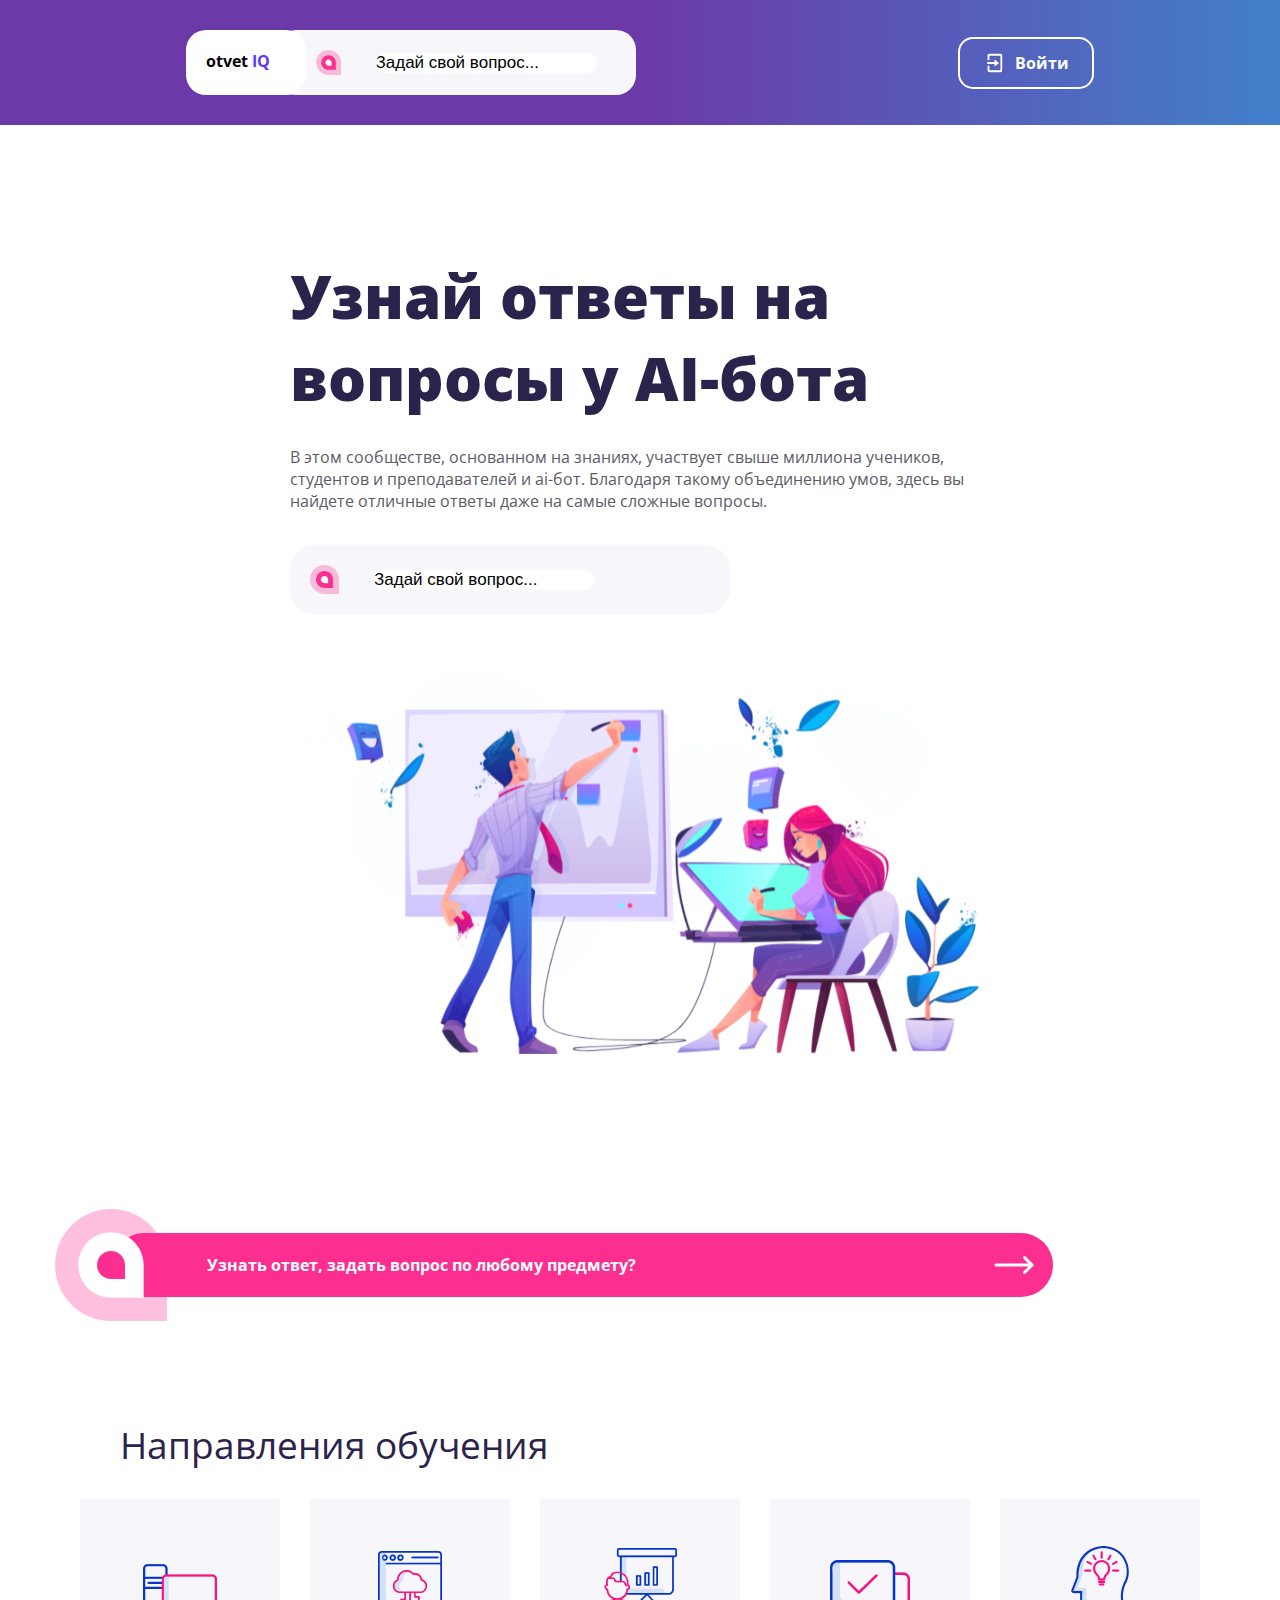
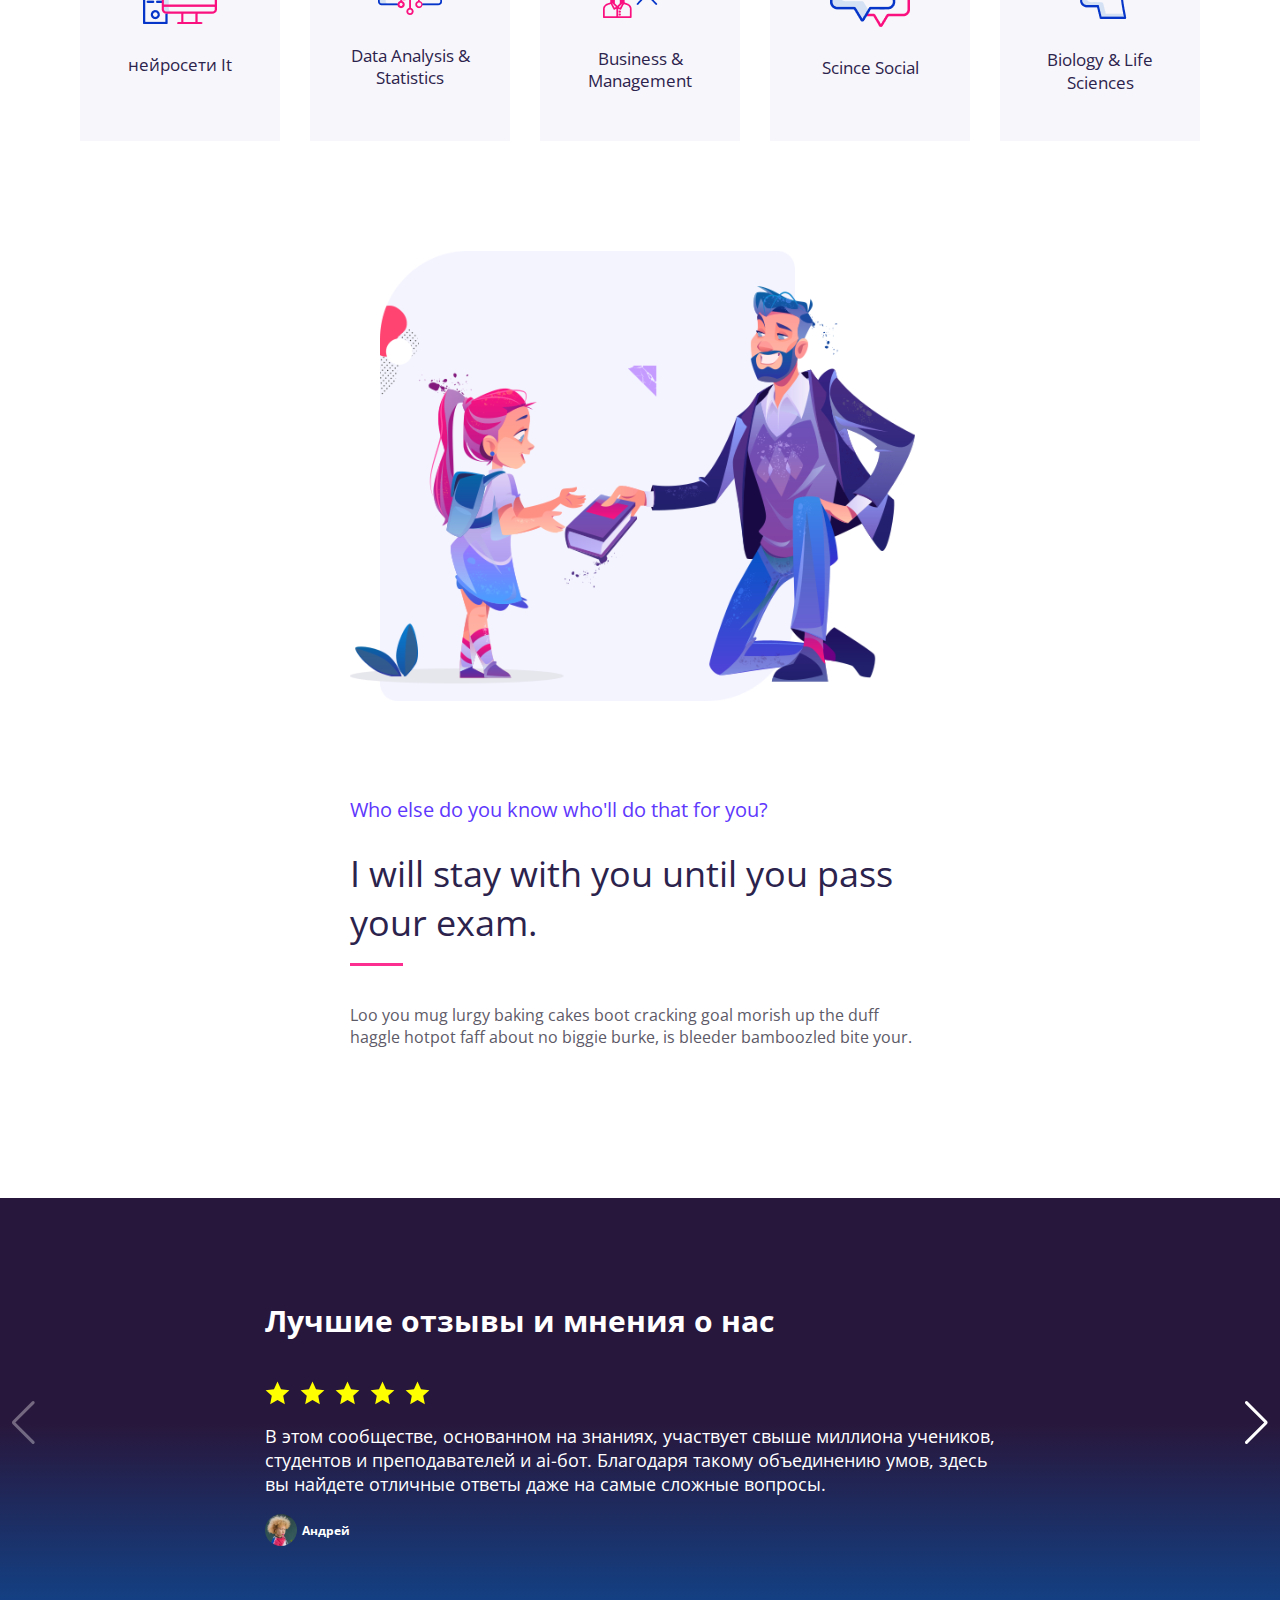
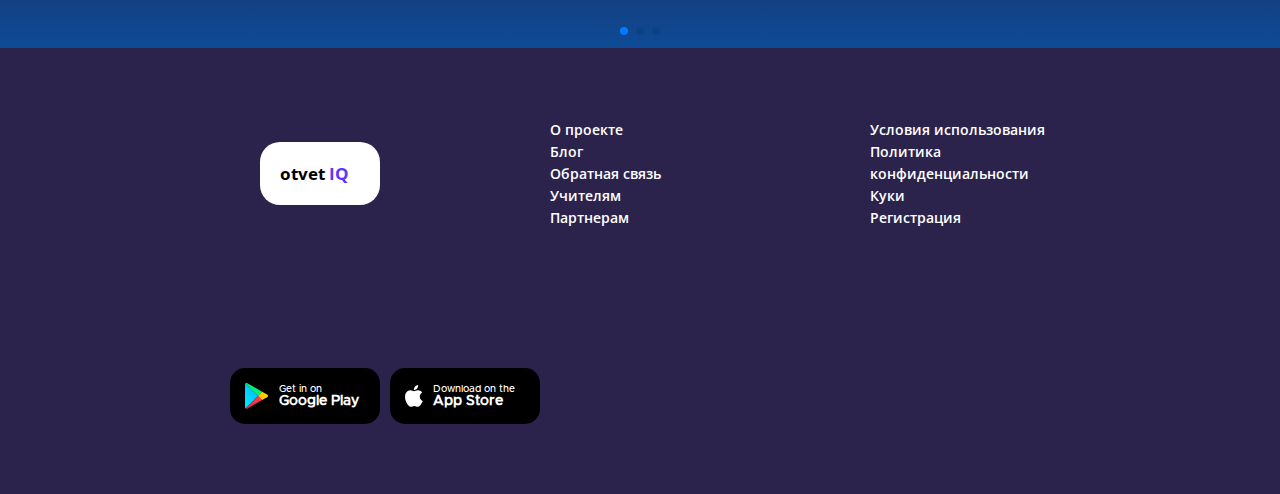
<file: index.html>
<!DOCTYPE html>
<html lang="en">
<head>
    <meta charset="UTF-8">
    <meta name="viewport" content="width=device-width, initial-scale=1.0">

    <title>Ai-Bot</title>

    <link rel="stylesheet" href="https://cdn.jsdelivr.net/npm/swiper@11/swiper-bundle.min.css"/>

    <!-- styles -->

    <link rel="preconnect" href="https://fonts.googleapis.com">
    <link rel="preconnect" href="https://fonts.gstatic.com" crossorigin>
    <link href="https://fonts.googleapis.com/css2?family=Open+Sans:wght@400;500;600;700;800&display=swap" rel="stylesheet">

    <!-- styles -->

    <link rel="stylesheet" href="css/style.css">
</head>
<body>
    <div class="wrapper">
        <header class="header">
            <div class="header__inner container">
                <div class="header__first-part">
                    <a href="">otvet <span>iq</span></a>
                    <form action="" method="post">
                        <img src="img/Group 12984.svg" alt="Ask your question">
                        <input type="text" placeholder="Задай свой вопрос...">
                    </form>
                </div>
                <div>
                    <div class="log-in">
                        <img src="img/sign-in.svg" alt="Log in">
                        <p>Войти</p>
                    </div>
                </div>
            </div>
        </header>

        <main class="main">
            <div class="main__inner container">
                <div class="main__inner-text">
                    <h1>Узнай ответы на вопросы у AI-бота</h1>
                    <p>В этом сообществе, основанном на знаниях, участвует свыше миллиона учеников, студентов и преподавателей и ai-бот. Благодаря такому объединению умов, здесь вы найдете отличные ответы даже на самые сложные вопросы.</p>
                    <form action="" method="post">
                        <img src="img/Group 12984.svg" alt="Ask your question">
                        <input type="text" placeholder="Задай свой вопрос...">
                    </form>
                </div>
                <div class="find-answers-img">
                    <img src="img/IMAGE.svg" alt="Image">
                </div>
            </div>
            <div class="container">
                <div class="long-line">
                    <img src="img/Group 12984 (1).svg" alt="find out the answers">
                    <div class="long-line__wrapper">
                        <a href="question.html" target="_blank"><p>Узнать ответ<span>, задать вопрос по любому предмету?</span></p></a>
                        <a href="question.html" target="_blank">
                            <svg xmlns="http://www.w3.org/2000/svg" fill="none" viewBox="0 0 24 24" stroke-width="1.5" stroke="currentColor" class="w-6 h-6">
                                <path stroke-linecap="round" stroke-linejoin="round" d="M17.25 8.25 21 12m0 0-3.75 3.75M21 12H3" />
                            </svg>
                        </a>
                    </div>
                </div>
            </div>
            <div class="areas-of-study container">
                <p class="areas-of-study__text">Направления обучения</p>
                <section class="areas-of-study__container">
                    <div class="areas-of-study__card">
                        <img src="img/areas-of-study-1.svg" alt="нейросети It">
                        <p>нейросети It</p>
                    </div>
                    <div class="areas-of-study__card">
                        <img src="img/areas-of-study-2.svg" alt="Data Analysis & Statistics">
                        <p>Data Analysis & Statistics</p>
                    </div>
                    <div class="areas-of-study__card">
                        <img src="img/areas-of-study-3.svg" alt="Business & Management">
                        <p>Business & Management</p>
                    </div>
                    <div class="areas-of-study__card">
                        <img src="img/areas-of-study-4.svg" alt="Scince Social">
                        <p>Scince Social</p>
                    </div>
                    <div class="areas-of-study__card">
                        <img src="img/areas-of-study-5.svg" alt="Biology & Life Sciences">
                        <p>Biology & Life Sciences</p>
                    </div>
                </section>
            </div>
            <div class="pass__exam container">
                <div class="pass__exam__container">
                    <div>
                        <img src="img/IMAGE (1).svg" alt="Image">
                    </div>
                    <div class="pass__exam-text">
                        <p class="pass__exam-text-1">Who else do you know who'll do that for you?</p>
                        <p class="pass__exam-text-2">I will stay with you until you pass your exam.</p>
                        <div></div>
                        <p class="pass__exam-text-3">Loo you mug lurgy baking cakes boot cracking goal morish up the duff haggle hotpot faff about no biggie burke, is bleeder bamboozled bite your.</p>
                    </div>
                </div>
            </div>
            <div class="swiper mySwiper">
                <div class="swiper-wrapper">
                <div class="swiper-slide">
                    <div class="swiper__inner swiper__inner-1">
                        <div class="container small__container">
                            <h3>Лучшие отзывы и мнения о нас</h3>
                            <div class="svg__container">
                                <svg xmlns="http://www.w3.org/2000/svg" viewBox="0 0 24 24"><path d="M12.0006 18.26L4.94715 22.2082L6.52248 14.2799L0.587891 8.7918L8.61493 7.84006L12.0006 0.5L15.3862 7.84006L23.4132 8.7918L17.4787 14.2799L19.054 22.2082L12.0006 18.26Z" fill="currentColor"></path></svg>
                                <svg xmlns="http://www.w3.org/2000/svg" viewBox="0 0 24 24"><path d="M12.0006 18.26L4.94715 22.2082L6.52248 14.2799L0.587891 8.7918L8.61493 7.84006L12.0006 0.5L15.3862 7.84006L23.4132 8.7918L17.4787 14.2799L19.054 22.2082L12.0006 18.26Z" fill="currentColor"></path></svg>
                                <svg xmlns="http://www.w3.org/2000/svg" viewBox="0 0 24 24"><path d="M12.0006 18.26L4.94715 22.2082L6.52248 14.2799L0.587891 8.7918L8.61493 7.84006L12.0006 0.5L15.3862 7.84006L23.4132 8.7918L17.4787 14.2799L19.054 22.2082L12.0006 18.26Z" fill="currentColor"></path></svg>
                                <svg xmlns="http://www.w3.org/2000/svg" viewBox="0 0 24 24"><path d="M12.0006 18.26L4.94715 22.2082L6.52248 14.2799L0.587891 8.7918L8.61493 7.84006L12.0006 0.5L15.3862 7.84006L23.4132 8.7918L17.4787 14.2799L19.054 22.2082L12.0006 18.26Z" fill="currentColor"></path></svg>
                                <svg xmlns="http://www.w3.org/2000/svg" viewBox="0 0 24 24"><path d="M12.0006 18.26L4.94715 22.2082L6.52248 14.2799L0.587891 8.7918L8.61493 7.84006L12.0006 0.5L15.3862 7.84006L23.4132 8.7918L17.4787 14.2799L19.054 22.2082L12.0006 18.26Z" fill="currentColor"></path></svg>
                            </div>
                            <p class="swiper-text-p1">В этом сообществе, основанном на знаниях, участвует свыше миллиона учеников, студентов и преподавателей и ai-бот. Благодаря такому объединению умов, здесь вы найдете отличные ответы даже на самые сложные вопросы.</p>
                            <div class="swiper-avatar">
                                <img src="img/Ellipse 3.svg" alt="Avatar">
                                <p class="swiper-text-p2">Андрей</p>
                            </div>
                        </div>
                    </div>
                </div>
                <div class="swiper-slide">
                    <div class="swiper__inner swiper__inner-2">
                        <div class="container small__container">
                            <h3>Лучшие отзывы и мнения о нас</h3>
                            <div class="svg__container">
                                <svg xmlns="http://www.w3.org/2000/svg" viewBox="0 0 24 24"><path d="M12.0006 18.26L4.94715 22.2082L6.52248 14.2799L0.587891 8.7918L8.61493 7.84006L12.0006 0.5L15.3862 7.84006L23.4132 8.7918L17.4787 14.2799L19.054 22.2082L12.0006 18.26Z" fill="currentColor"></path></svg>
                                <svg xmlns="http://www.w3.org/2000/svg" viewBox="0 0 24 24"><path d="M12.0006 18.26L4.94715 22.2082L6.52248 14.2799L0.587891 8.7918L8.61493 7.84006L12.0006 0.5L15.3862 7.84006L23.4132 8.7918L17.4787 14.2799L19.054 22.2082L12.0006 18.26Z" fill="currentColor"></path></svg>
                                <svg xmlns="http://www.w3.org/2000/svg" viewBox="0 0 24 24"><path d="M12.0006 18.26L4.94715 22.2082L6.52248 14.2799L0.587891 8.7918L8.61493 7.84006L12.0006 0.5L15.3862 7.84006L23.4132 8.7918L17.4787 14.2799L19.054 22.2082L12.0006 18.26Z" fill="currentColor"></path></svg>
                                <svg xmlns="http://www.w3.org/2000/svg" viewBox="0 0 24 24"><path d="M12.0006 15.968L16.2473 18.3451L15.2988 13.5717L18.8719 10.2674L14.039 9.69434L12.0006 5.27502V15.968ZM12.0006 18.26L4.94715 22.2082L6.52248 14.2799L0.587891 8.7918L8.61493 7.84006L12.0006 0.5L15.3862 7.84006L23.4132 8.7918L17.4787 14.2799L19.054 22.2082L12.0006 18.26Z" fill="rgba(255,255,0,1)"></path></svg>
                            </div>
                            <p class="swiper-text-p1">В этом сообществе, основанном на знаниях, участвует свыше миллиона учеников, студентов и преподавателей и ai-бот. Благодаря такому объединению умов, здесь вы найдете отличные ответы даже на самые сложные вопросы.</p>
                            <div class="swiper-avatar">
                                <img src="img/Ellipse 3.svg" alt="Avatar">
                                <p class="swiper-text-p2">Виктория</p>
                            </div>
                        </div>
                    </div>
                </div>
                <div class="swiper-slide">
                    <div class="swiper__inner swiper__inner-3">
                        <div class="container small__container">
                            <h3>Лучшие отзывы и мнения о нас</h3>
                            <div class="svg__container">
                                <svg xmlns="http://www.w3.org/2000/svg" viewBox="0 0 24 24"><path d="M12.0006 18.26L4.94715 22.2082L6.52248 14.2799L0.587891 8.7918L8.61493 7.84006L12.0006 0.5L15.3862 7.84006L23.4132 8.7918L17.4787 14.2799L19.054 22.2082L12.0006 18.26Z" fill="currentColor"></path></svg>
                                <svg xmlns="http://www.w3.org/2000/svg" viewBox="0 0 24 24"><path d="M12.0006 18.26L4.94715 22.2082L6.52248 14.2799L0.587891 8.7918L8.61493 7.84006L12.0006 0.5L15.3862 7.84006L23.4132 8.7918L17.4787 14.2799L19.054 22.2082L12.0006 18.26Z" fill="currentColor"></path></svg>
                                <svg xmlns="http://www.w3.org/2000/svg" viewBox="0 0 24 24"><path d="M12.0006 18.26L4.94715 22.2082L6.52248 14.2799L0.587891 8.7918L8.61493 7.84006L12.0006 0.5L15.3862 7.84006L23.4132 8.7918L17.4787 14.2799L19.054 22.2082L12.0006 18.26Z" fill="currentColor"></path></svg>
                                <svg xmlns="http://www.w3.org/2000/svg" viewBox="0 0 24 24"><path d="M12.0006 18.26L4.94715 22.2082L6.52248 14.2799L0.587891 8.7918L8.61493 7.84006L12.0006 0.5L15.3862 7.84006L23.4132 8.7918L17.4787 14.2799L19.054 22.2082L12.0006 18.26Z" fill="currentColor"></path></svg>
                            </div>
                            <p class="swiper-text-p1">В этом сообществе, основанном на знаниях, участвует свыше миллиона учеников, студентов и преподавателей и ai-бот. Благодаря такому объединению умов, здесь вы найдете отличные ответы даже на самые сложные вопросы.</p>
                            <div class="swiper-avatar">
                                <img src="img/Ellipse 3.svg" alt="Avatar">
                                <p class="swiper-text-p2">Максим</p>
                            </div>
                        </div>
                    </div>
                </div>
                </div>
                <div class="swiper-button-next"></div>
                <div class="swiper-button-prev"></div>
                <div class="swiper-pagination"></div>
            </div>
        </main>

        <footer class="footer">
            <div class="footer__inner container">
                <div class="logo">
                    <a href="">otvet <span>iq</span></a>
                </div>
                <div class="footer__list-wrapper footer__list-wrapper-1">
                    <ul>
                        <li><a href="#">О проекте</a></li>
                        <li><a href="#">Блог</a></li>
                        <li><a href="#">Обратная связь</a></li>
                        <li><a href="#">Учителям</a></li>
                        <li><a href="#">Партнерам</a></li>
                    </ul>
                </div>
                <div>
                    <ul class="footer__list-wrapper footer__list-wrapper2">
                        <li><a href="#">Условия использования</a></li>
                        <li><a href="#">Политика конфиденциальности</a></li>
                        <li><a href="#">Куки</a></li>
                        <li><a href="#">Регистрация</a></li>
                    </ul>
                </div>
                <div class="footer__apps">
                    <div class="google-play">
                        <img src="img/googleplay.svg" alt="Google Play">
                        <div class="app-text">
                            <p>Get in on</p>
                            <h4>Google Play</h4>
                        </div>
                    </div>
                    <div class="app-store">
                        <img src="img/appstore.svg" alt="App store">
                        <div class="app-text">
                            <p>Download on the</p>
                            <h4>App Store</h4>
                        </div>
                    </div>
                </div>
            </div>
        </footer>
    </div>


    <script src="https://cdn.jsdelivr.net/npm/swiper@11/swiper-bundle.min.js"></script>
    <script src="js/script.js"></script>
</body>
</html>
</file>
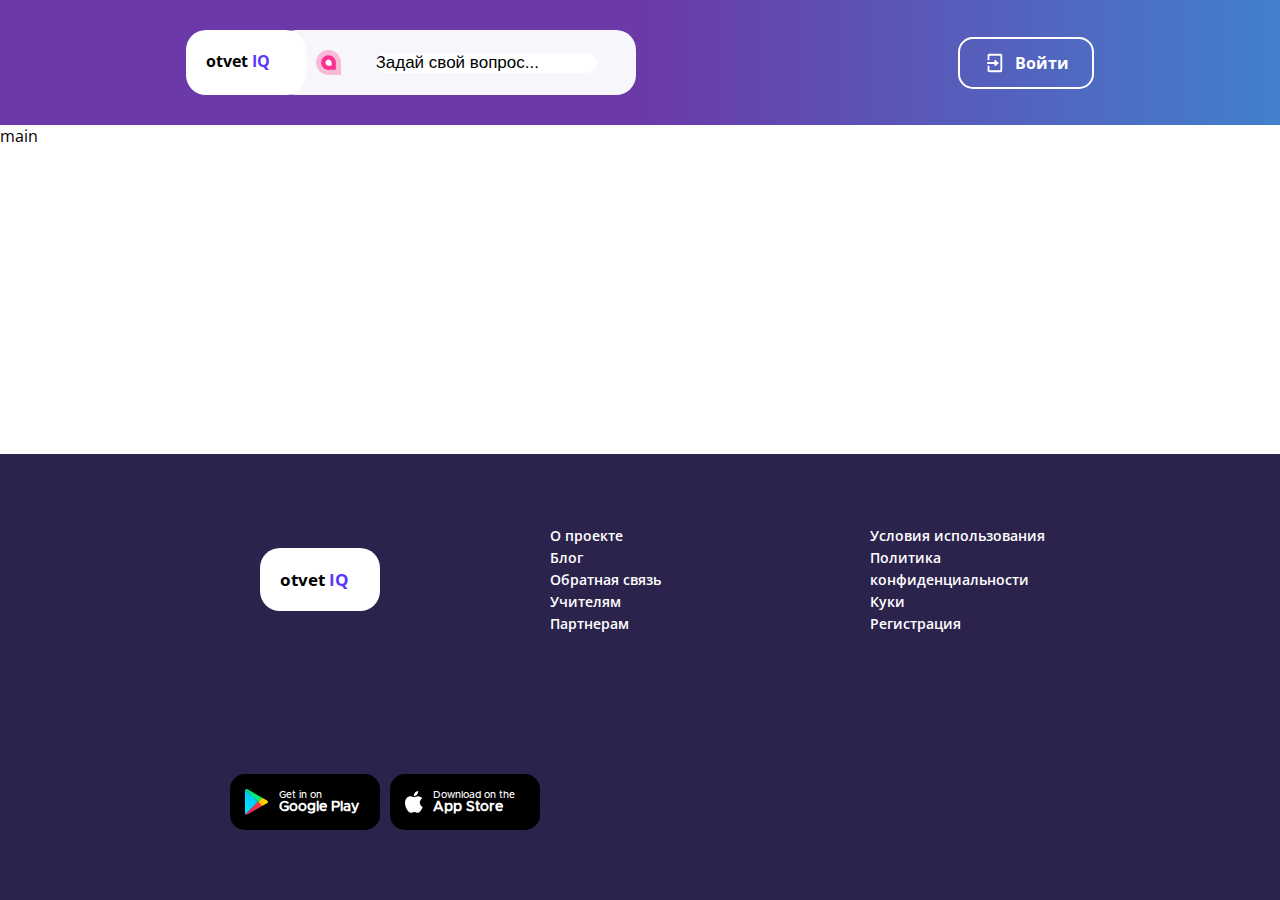
<file: content.html>
<!DOCTYPE html>
<html lang="en">
<head>
    <meta charset="UTF-8">
    <meta name="viewport" content="width=device-width, initial-scale=1.0">

    <title>Ai-Bot</title>

    <link rel="stylesheet" href="https://cdn.jsdelivr.net/npm/swiper@11/swiper-bundle.min.css"/>

    <!-- styles -->

    <link rel="preconnect" href="https://fonts.googleapis.com">
    <link rel="preconnect" href="https://fonts.gstatic.com" crossorigin>
    <link href="https://fonts.googleapis.com/css2?family=Open+Sans:wght@400;500;600;700;800&display=swap" rel="stylesheet">

    <!-- styles -->

    <link rel="stylesheet" href="css/style.css">
</head>
<body>
    <div class="wrapper">
        <header class="header">
            <div class="header__inner container">
                <div class="header__first-part">
                    <a href="">otvet <span>iq</span></a>
                    <form action="" method="post">
                        <img src="img/Group 12984.svg" alt="">
                        <input type="text" placeholder="Задай свой вопрос...">
                    </form>
                </div>
                <div>
                    <div class="log-in">
                        <img src="img/sign-in.svg" alt="">
                        <p>Войти</p>
                    </div>
                </div>
            </div>
        </header>




<main class="main">main</main>

        <footer class="footer">
            <div class="footer__inner container">
                <div class="logo">
                    <a href="">otvet <span>iq</span></a>
                </div>
                <div>
                    <ul>
                        <li><a href="#">О проекте</a></li>
                        <li><a href="#">Блог</a></li>
                        <li><a href="#">Обратная связь</a></li>
                        <li><a href="#">Учителям</a></li>
                        <li><a href="#">Партнерам</a></li>
                    </ul>
                </div>
                <div>
                    <ul>
                        <li><a href="#">Условия использования</a></li>
                        <li><a href="#">Политика конфиденциальности</a></li>
                        <li><a href="#">Куки</a></li>
                        <li><a href="#">Регистрация</a></li>
                    </ul>
                </div>
                <div class="footer__apps">
                    <div class="google-play">
                        <img src="img/googleplay.svg" alt="Google Play">
                        <div class="app-text">
                            <p>Get in on</p>
                            <h4>Google Play</h4>
                        </div>
                    </div>
                    <div class="app-store">
                        <img src="img/appstore.svg" alt="App store">
                        <div class="app-text">
                            <p>Download on the</p>
                            <h4>App Store</h4>
                        </div>
                    </div>
                </div>
            </div>
        </footer>
    </div>


    <script src="https://cdn.jsdelivr.net/npm/swiper@11/swiper-bundle.min.js"></script>
    <script src="js/script.js"></script>
</body>
</html>
</file>
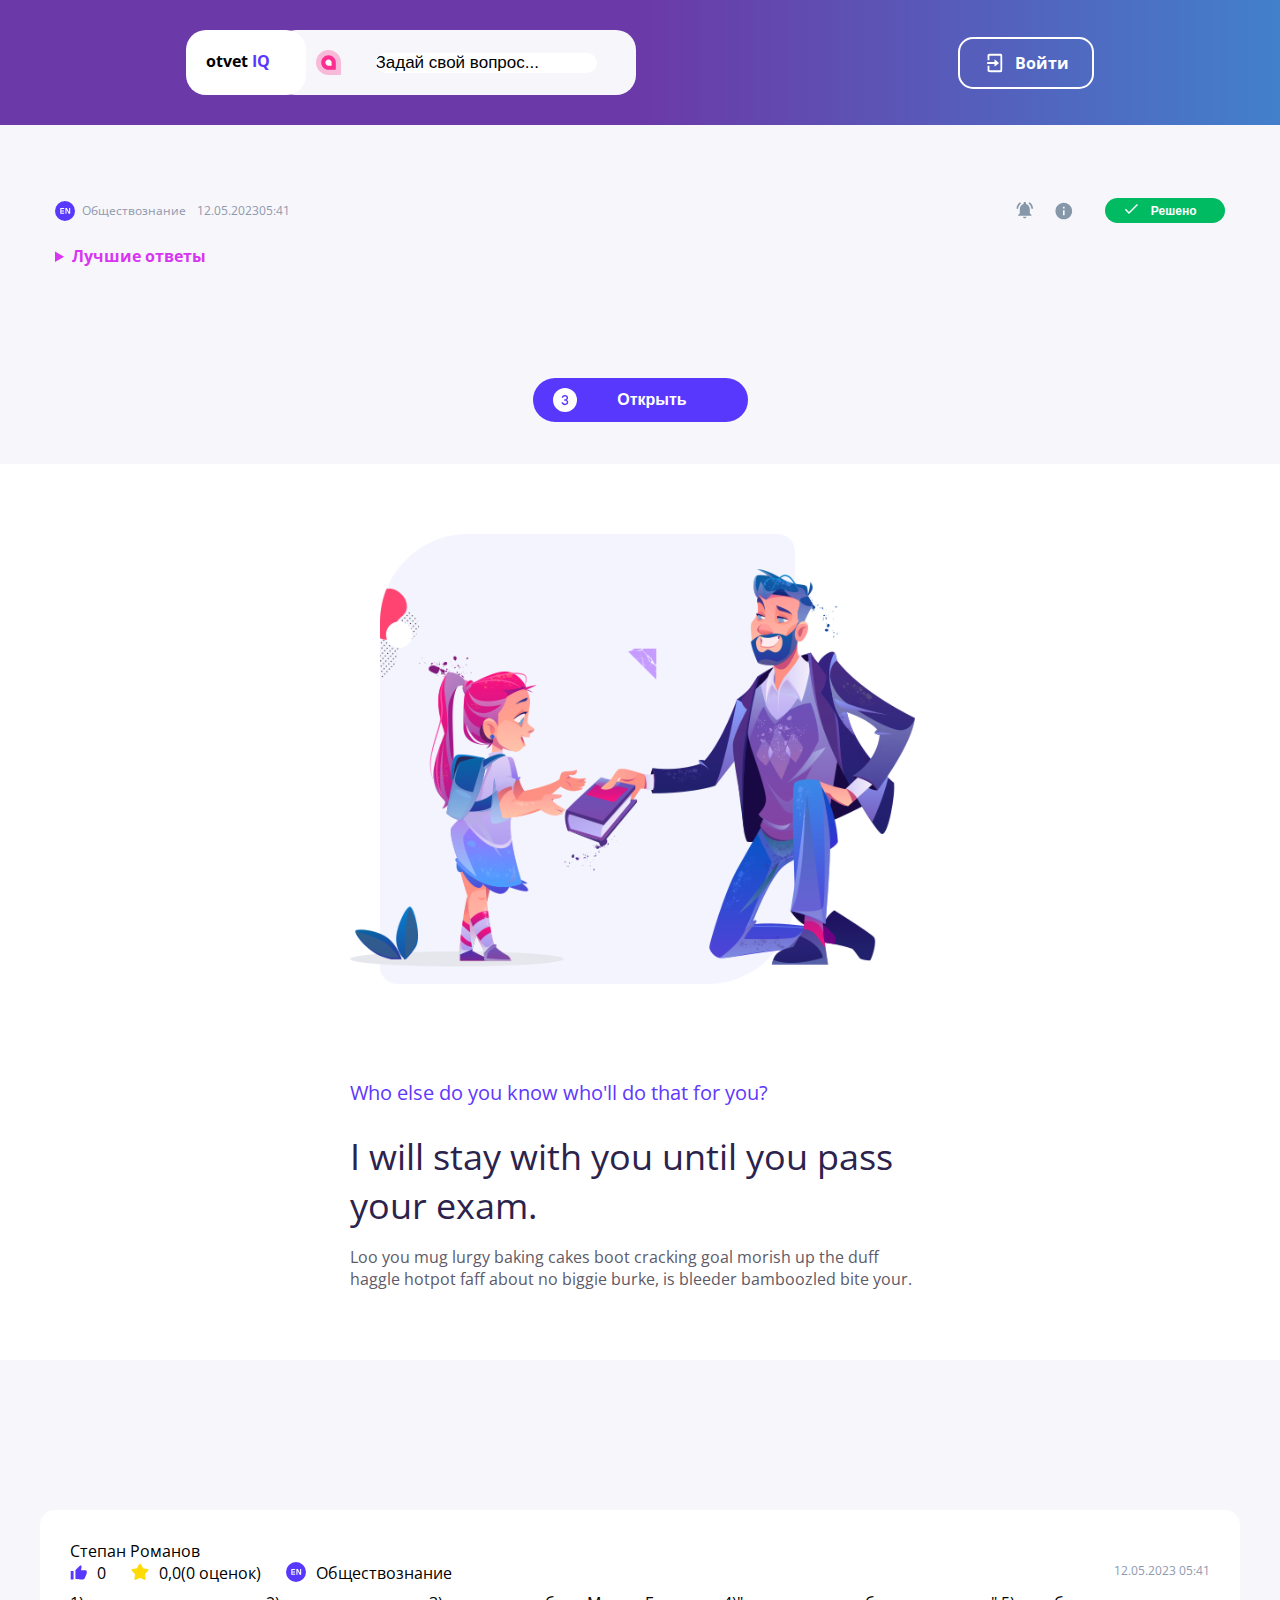
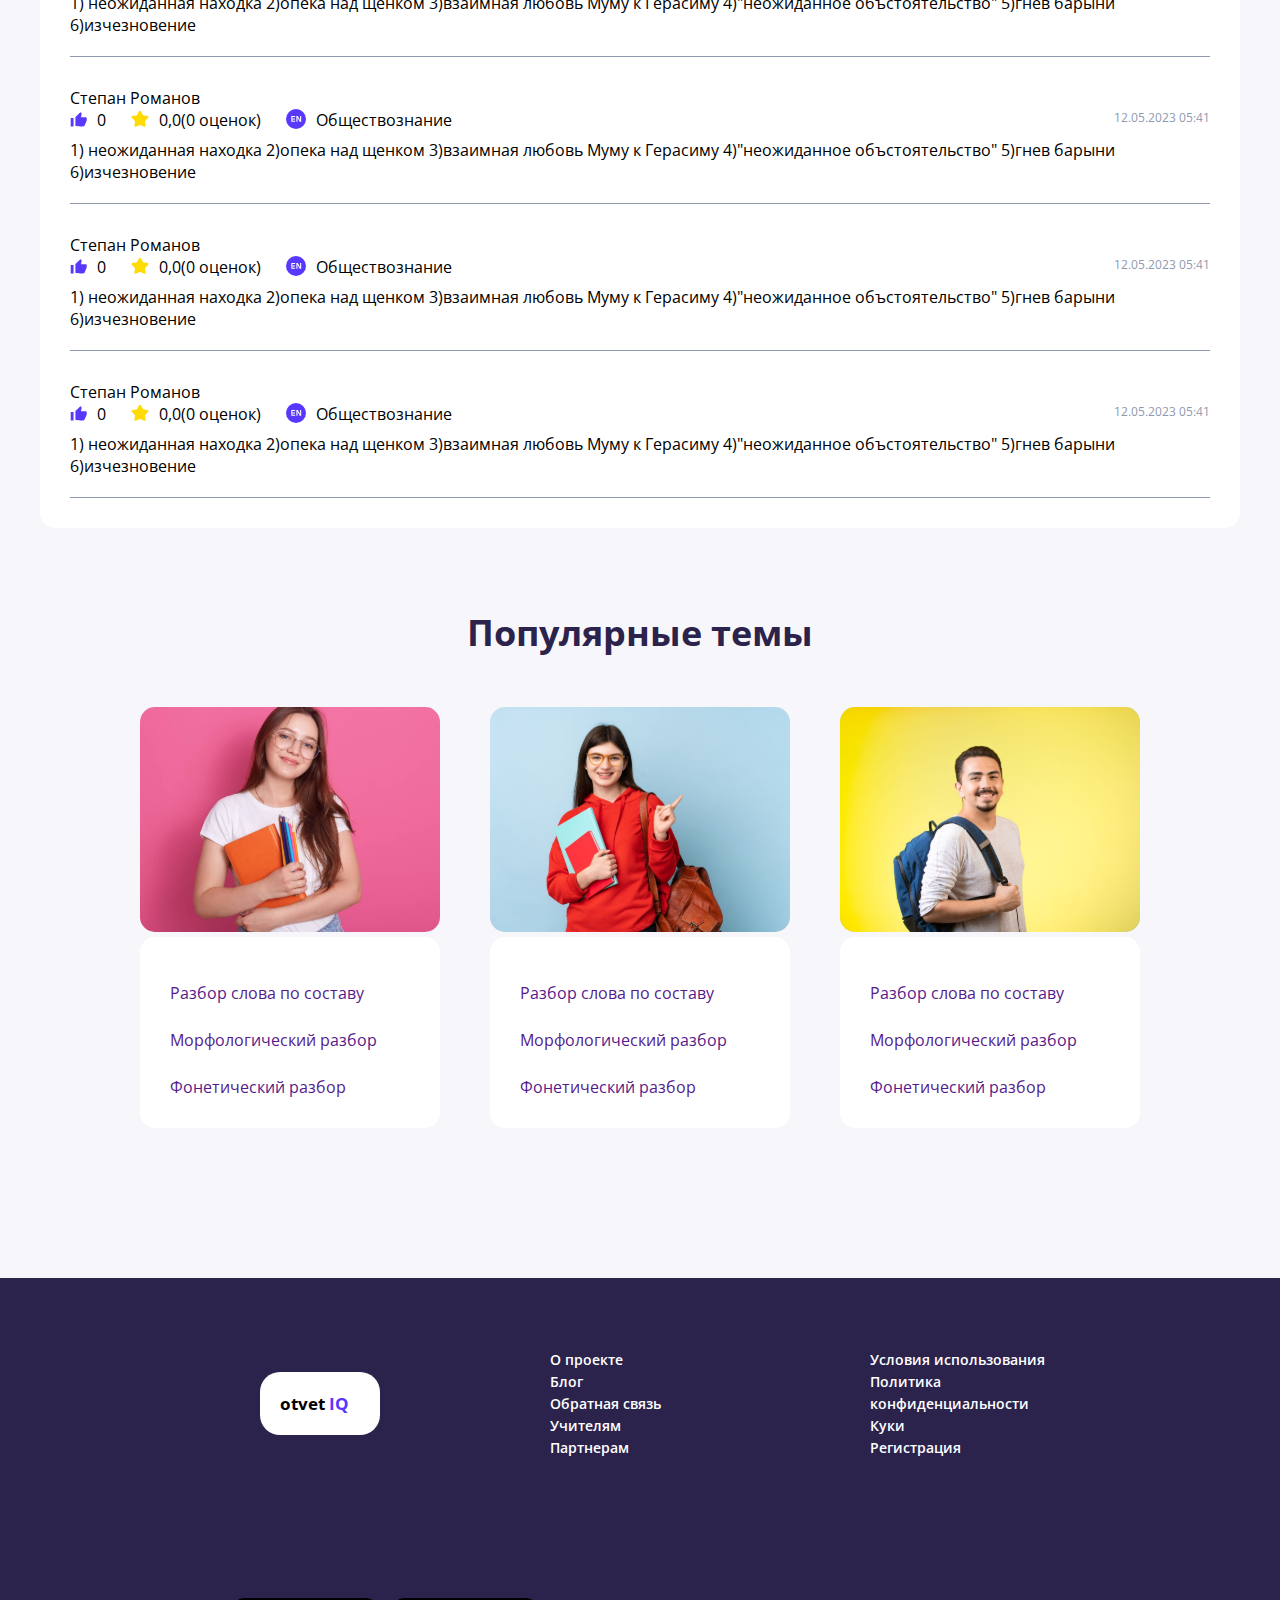
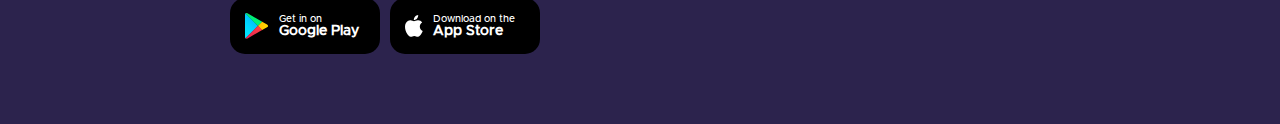
<file: question.html>
<!DOCTYPE html>
<html lang="en">
<head>
    <meta charset="UTF-8">
    <meta name="viewport" content="width=device-width, initial-scale=1.0">

    <title>Ai-Bot</title>

    <link rel="stylesheet" href="https://cdn.jsdelivr.net/npm/swiper@11/swiper-bundle.min.css"/>

    <!-- styles -->

    <link rel="preconnect" href="https://fonts.googleapis.com">
    <link rel="preconnect" href="https://fonts.gstatic.com" crossorigin>
    <link href="https://fonts.googleapis.com/css2?family=Open+Sans:wght@400;500;600;700;800&display=swap" rel="stylesheet">

    <!-- styles -->

    <link rel="stylesheet" href="css/style.css">
</head>
<body>
    <div class="wrapper">
        <header class="header">
            <div class="header__inner container">
                <div class="header__first-part">
                    <a href=""><p>otvet <span>iq</span></p></a>
                    <form action="" method="post">
                        <img src="img/Group 12984.svg" alt="Ask your question">
                        <input type="text" placeholder="Задай свой вопрос...">
                    </form>
                </div>
                <div>
                    <div class="log-in">
                        <img src="img/sign-in.svg" alt="Log in">
                        <p>Войти</p>
                    </div>
                </div>
            </div>
        </header>

        <main class="main__question">
            <div class="container">
                <section class="best-answers__section">
                    <article class="best-answers__article">
                        <div class="main__title-text">
                            <div class="main__title-part-1">
                                <img src="img/Group 12967.svg" alt="Обществознание">
                                <p class="part-1-text">Обществознание</p>
                                <p class="data-part-1">12.05.202305:41</p>
                            </div>
                            <div class="main__title-part-2">
                                <img class="notification-img" src="img/Vector.svg" alt="Notification">
                                <img class="information-icon" src="img/Vector (1).svg" alt="Information icon">
                                <button class="main__title-btn">
                                    <img src="img/Vector (2).svg" alt="Solved">
                                    <p>Решено</p>
                                </button>
                            </div>
                        </div>
                        <details>
                            <summary>Лучшие ответы</summary>
                            <div class="card__summary">
                                <div class="card__summary-article">
                                    <div class="card__author">
                                        <div>
                                            <img src="img/Ellipse 2.svg" alt="Avatar">
                                            <p class="card__author-name">Степан Романов</p>
                                            <div class="card-icons">
                                                <div class="like">
                                                    <img src="img/like.svg" alt="Like">
                                                    <p>0</p>
                                                </div>
                                                <div class="rating">
                                                    <img src="img/Star 1.svg" alt="Rating">
                                                    <p>0,0(0 оценок)</p>
                                                </div>
                                                <div class="text">
                                                    <img src="img/Group 12967.svg" alt="Обществознание">
                                                    <p>Обществознание</p>
                                                </div>
                                            </div>
                                        </div>
                                    </div>
                                    <p class="card-data">12.05.2023 05:41</p>
                                    <p class="card-plan">1) неожиданная находка 2)опека над щенком 3)взаимная любовь Муму к Герасиму 4)"неожиданное объстоятельство" 5)гнев барыни 6)изчезновение 1) неожиданная находка 2)опека над щенком 3)взаимная любовь Муму к Герасиму 4)"неожиданное объстоятельство" 5)гнев барыни 6)изчезновение 1) неожиданная находка 2)опека над щенком 3)взаимная любовь Муму к Герасиму 4)"неожиданное объстоятельство" 5)гнев барыни 6)изчезновение 1) неожиданная находка 2)опека над щенком 3)взаимная любовь Муму к Герасиму 4)"неожиданное объстоятельство" 5)гнев барыни 6)изчезновение </p>
                                </div>
                            </div>
                        </details>
                    </article>
                    <article class="btn__article">
                        <button class="show-btn">
                            <img src="img/Group 69.svg" alt="Show">
                            <p>Открыть</p>
                        </button>
                    </article>
                </section>
            </div>
            <article class="pass__exam-quiestion__article">
                <div class="pass__exam container pass__exam-container-question">
                    <div class="pass__exam__container">
                        <div>
                            <img src="img/IMAGE (1).svg" alt="Image">
                        </div>
                        <div class="pass__exam-text">
                            <p class="pass__exam-text-1">Who else do you know who'll do that for you?</p>
                            <p class="pass__exam-text-2">I will stay with you until you pass your exam.</p>
                            <p class="pass__exam-text-3">Loo you mug lurgy baking cakes boot cracking goal morish up the duff haggle hotpot faff about no biggie burke, is bleeder bamboozled bite your.</p>
                        </div>
                    </div>
                </div>
            </article>
                <div class="container card__container-questions">
                    <article class="card__container-questions__article">
                        <p class="card__author-name">Степан Романов</p>
                            <div class="card-icons card__icons-other-part">
                                <img class="like__question" src="img/like.svg" alt="Like">
                                <p>0</p>
                                <img class="star-question" src="img/Star 1.svg" alt="Rating">
                                <p>0,0(0 оценок)</p>
                                <img class="text-question social-science" src="img/Group 12967.svg" alt="Обществознание">
                                <p class="social-science">Обществознание</p>
                                <p class="card-data card__data-question">12.05.2023 05:41</p>
                            </div>
                        <p class="questions__details-text">1) неожиданная находка 2)опека над щенком 3)взаимная любовь Муму к Герасиму 4)"неожиданное объстоятельство" 5)гнев барыни 6)изчезновение </p>
                    </article>
                    <article class="card__container-questions__article2">
                        <p class="card__author-name">Степан Романов</p>
                            <div class="card-icons card__icons-other-part">
                                <img class="like__question" src="img/like.svg" alt="Like">
                                <p>0</p>
                                <img class="star-question" src="img/Star 1.svg" alt="Rating">
                                <p>0,0(0 оценок)</p>
                                <img class="text-question social-science" src="img/Group 12967.svg" alt="Обществознание">
                                <p class="social-science">Обществознание</p>
                                <p class="card-data card__data-question">12.05.2023 05:41</p>
                            </div>
                        <p class="questions__details-text">1) неожиданная находка 2)опека над щенком 3)взаимная любовь Муму к Герасиму 4)"неожиданное объстоятельство" 5)гнев барыни 6)изчезновение </p>
                    </article>
                    <article class="card__container-questions__article3">
                        <p class="card__author-name">Степан Романов</p>
                            <div class="card-icons card__icons-other-part">
                                <img class="like__question" src="img/like.svg" alt="Like">
                                <p>0</p>
                                <img class="star-question" src="img/Star 1.svg" alt="Rating">
                                <p>0,0(0 оценок)</p>
                                <img class="text-question social-science" src="img/Group 12967.svg" alt="Обществознание">
                                <p class="social-science">Обществознание</p>
                                <p class="card-data card__data-question">12.05.2023 05:41</p>
                            </div>
                        <p class="questions__details-text">1) неожиданная находка 2)опека над щенком 3)взаимная любовь Муму к Герасиму 4)"неожиданное объстоятельство" 5)гнев барыни 6)изчезновение </p>
                    </article>
                    <article class="card__container-questions__article4">
                        <p class="card__author-name">Степан Романов</p>
                            <div class="card-icons card__icons-other-part">
                                <img class="like__question" src="img/like.svg" alt="Like">
                                <p>0</p>
                                <img class="star-question" src="img/Star 1.svg" alt="Rating">
                                <p>0,0(0 оценок)</p>
                                <img class="text-question social-science" src="img/Group 12967.svg" alt="Обществознание">
                                <p class="social-science">Обществознание</p>
                                <p class="card-data card__data-question">12.05.2023 05:41</p>
                            </div>
                        <p class="questions__details-text">1) неожиданная находка 2)опека над щенком 3)взаимная любовь Муму к Герасиму 4)"неожиданное объстоятельство" 5)гнев барыни 6)изчезновение </p>
                    </article>
                </div>
                <div class="container popular-themes__container">
                    <h1>Популярные темы</h1>
                    <div class="popular-themes__wrapper">
                        <ul>
                            <li><a href=""><img class="popular-topics-img" src="img/Group 12981.svg" alt="Popular topics"></a></li>
                            <div class="list-text__wrapper">
                                <li><a href="">Разбор слова по составу</a></li>
                                <li><a href="">Морфологический разбор</a></li>
                                <li><a href="">Фонетический разбор</a></li>
                            </div>
                        </ul>
                        <ul>
                            <li><a href=""><img class="popular-topics-img" src="img/Group 12981 (1).svg" alt="Popular topics"></a></li>
                            <div class="list-text__wrapper">
                                <li><a href="">Разбор слова по составу</a></li>
                                <li><a href="">Морфологический разбор</a></li>
                                <li><a href="">Фонетический разбор</a></li>
                            </div>
                        </ul>
                        <ul>
                            <li><a href=""><img class="popular-topics-img" src="img/Group 12981 (2).svg" alt="Popular topics"></a></li>
                            <div class="list-text__wrapper">
                                <li><a href="">Разбор слова по составу</a></li>
                                <li><a href="">Морфологический разбор</a></li>
                                <li><a href="">Фонетический разбор</a></li>
                            </div>
                        </ul>
                    </div>
                </div>
        </main>

        <footer class="footer">
            <div class="footer__inner container">
                <div class="logo">
                    <a href="">otvet <span>iq</span></a>
                </div>
                <div class="footer__list-wrapper footer__list-wrapper-1">
                    <ul>
                        <li><a href="#">О проекте</a></li>
                        <li><a href="#">Блог</a></li>
                        <li><a href="#">Обратная связь</a></li>
                        <li><a href="#">Учителям</a></li>
                        <li><a href="#">Партнерам</a></li>
                    </ul>
                </div>
                <div>
                    <ul class="footer__list-wrapper footer__list-wrapper2">
                        <li><a href="#">Условия использования</a></li>
                        <li><a href="#">Политика конфиденциальности</a></li>
                        <li><a href="#">Куки</a></li>
                        <li><a href="#">Регистрация</a></li>
                    </ul>
                </div>
                <div class="footer__apps">
                    <div class="google-play">
                        <img src="img/googleplay.svg" alt="Google Play">
                        <div class="app-text">
                            <p>Get in on</p>
                            <h4>Google Play</h4>
                        </div>
                    </div>
                    <div class="app-store">
                        <img src="img/appstore.svg" alt="App store">
                        <div class="app-text">
                            <p>Download on the</p>
                            <h4>App Store</h4>
                        </div>
                    </div>
                </div>
            </div>
        </footer>
    </div>


    <script src="js/question.js"></script>
</body>
</html>
</file>
<file: css/style.css>
@charset "UTF-8";
/* reset styles */
html {
  -webkit-box-sizing: border-box;
          box-sizing: border-box;
}

body {
  font-family: "Open Sans", sans-serif;
  font-weight: 400;
}

html,
body {
  height: 100%;
}

.container {
  max-width: 1200px;
  margin: 0 auto;
  padding: 0 15px;
}

*, *::after, *::before {
  -webkit-box-sizing: inherit;
          box-sizing: inherit;
  margin: 0;
  padding: 0;
}

.wrapper {
  min-height: 100%;
  display: -webkit-box;
  display: -ms-flexbox;
  display: flex;
  -webkit-box-orient: vertical;
  -webkit-box-direction: normal;
      -ms-flex-direction: column;
          flex-direction: column;
}

main {
  -webkit-box-flex: 1;
      -ms-flex: 1 1 auto;
          flex: 1 1 auto;
}

ul li,
ol li {
  list-style: none;
}

a {
  text-decoration: none;
}

button {
  border-radius: 25px;
}

input::-webkit-input-placeholder {
  color: black;
}

input::-moz-placeholder {
  color: black;
}

input:-ms-input-placeholder {
  color: black;
}

input::-ms-input-placeholder {
  color: black;
}

input::placeholder {
  color: black;
}

/* reset styles */
header {
  background-image: -webkit-gradient(linear, left top, right top, color-stop(50%, #6b39a8), to(#4280cc));
  background-image: linear-gradient(90deg, #6b39a8 50%, #4280cc 100%);
}

.header__first-part {
  display: -webkit-box;
  display: -ms-flexbox;
  display: flex;
}
.header__first-part a {
  background-color: white;
  border-radius: 20px;
  width: 120px;
  color: black;
  padding: 20px;
  font-weight: 700;
  position: relative;
  z-index: 5;
}
@media (max-width: 900px) {
  .header__first-part a {
    border-radius: 15px;
  }
}
@media (max-width: 385px) {
  .header__first-part a {
    width: 106px;
    height: 45px;
  }
}
@media (max-width: 375px) {
  .header__first-part a p {
    position: relative;
    bottom: 9px;
  }
}
.header__first-part a span {
  color: #5838FC;
  text-transform: uppercase;
}
.header__first-part form {
  background-color: #F7F6FA;
  width: 360px;
  display: -webkit-box;
  display: -ms-flexbox;
  display: flex;
  -webkit-box-pack: center;
      -ms-flex-pack: center;
          justify-content: center;
  -webkit-box-align: center;
      -ms-flex-align: center;
          align-items: center;
  gap: 35px;
  border-radius: 20px;
  position: relative;
  right: 30px;
}
@media (max-width: 900px) {
  .header__first-part form {
    border-radius: 15px;
  }
}
@media (max-width: 650px) {
  .header__first-part form {
    display: none;
  }
}
.header__first-part form img {
  width: 25px;
  height: 25px;
}
.header__first-part form input {
  border: none;
  border-radius: 15px;
}

.log-in {
  display: -webkit-box;
  display: -ms-flexbox;
  display: flex;
  -webkit-box-align: center;
      -ms-flex-align: center;
          align-items: center;
  -webkit-box-pack: center;
      -ms-flex-pack: center;
          justify-content: center;
  gap: 10px;
  width: 136px;
  border: 2px solid white;
  border-radius: 15px;
  padding: 13px;
}
@media (max-width: 385px) {
  .log-in {
    width: 125px;
    height: 45px;
  }
}
.log-in p {
  font-weight: 700;
  color: white;
}

.header__inner {
  display: -webkit-box;
  display: -ms-flexbox;
  display: flex;
  -webkit-box-pack: justify;
      -ms-flex-pack: justify;
          justify-content: space-between;
  -webkit-box-align: center;
      -ms-flex-align: center;
          align-items: center;
  padding: 30px 0;
}

/* media */
@media screen and (max-width: 1300px) {
  .header__inner {
    display: -webkit-box;
    display: -ms-flexbox;
    display: flex;
    -ms-flex-pack: distribute;
        justify-content: space-around;
  }
}
.popular-themes__container .popular-themes__wrapper, .btn__article .show-btn {
  display: -webkit-box;
  display: -ms-flexbox;
  display: flex;
  -webkit-box-pack: center;
      -ms-flex-pack: center;
          justify-content: center;
  -webkit-box-align: center;
      -ms-flex-align: center;
          align-items: center;
}

.main__inner {
  display: -webkit-box;
  display: -ms-flexbox;
  display: flex;
  -webkit-box-pack: center;
      -ms-flex-pack: center;
          justify-content: center;
  gap: 20px;
  margin: 130px auto 150px auto;
}
.main__inner h1 {
  font-size: 60px;
  font-weight: 800;
  font-size: 60px;
  color: #2C234D;
}
@media (max-width: 900px) {
  .main__inner h1 {
    font-size: 50px;
  }
}
@media (max-width: 610px) {
  .main__inner h1 {
    width: 350px;
    font-size: 30px;
  }
}
@media (max-width: 400px) {
  .main__inner h1 {
    width: 300px;
    font-size: 25px;
  }
}
@media (max-width: 370px) {
  .main__inner h1 {
    width: 250px;
  }
}
.main__inner p {
  color: #5D5A67;
  margin: 27px 0 33px 0;
}
@media (max-width: 610px) {
  .main__inner p {
    width: 350px;
  }
}
@media (max-width: 400px) {
  .main__inner p {
    width: 300px;
  }
}
@media (max-width: 370px) {
  .main__inner p {
    width: 250px;
  }
}
.main__inner .find-answers-img {
  margin-top: 35px;
}
@media (max-width: 900px) {
  .main__inner .find-answers-img img {
    width: 580px;
  }
}
@media (max-width: 750px) {
  .main__inner .find-answers-img img {
    width: 480px;
    height: 350px;
  }
}
@media (max-width: 530px) {
  .main__inner .find-answers-img img {
    width: 400px;
    height: 300px;
  }
}
@media (max-width: 400px) {
  .main__inner .find-answers-img img {
    width: 300px;
    height: 270px;
  }
}
@media (max-width: 370px) {
  .main__inner .find-answers-img img {
    width: 250px;
  }
}

form {
  background-color: #F7F6FA;
  width: 440px;
  display: -webkit-box;
  display: -ms-flexbox;
  display: flex;
  -webkit-box-align: center;
      -ms-flex-align: center;
          align-items: center;
  gap: 35px;
  border-radius: 25px;
  padding: 20px;
}
@media (max-width: 900px) {
  form {
    width: 380px;
  }
}
@media (max-width: 610px) {
  form {
    width: 350px;
  }
}
@media (max-width: 400px) {
  form {
    width: 300px;
    padding: 15px;
  }
}
@media (max-width: 370px) {
  form {
    width: 250px;
  }
}
form img {
  width: 29px;
  height: 29px;
}
form input {
  border: none;
  border-radius: 15px;
  font-size: 17px;
}
@media (max-width: 345px) {
  form input {
    max-width: 165px;
    font-size: 14px;
  }
}

@media screen and (max-width: 1300px) {
  .main__inner {
    display: grid;
  }
  .main__inner-text {
    margin: 0 auto;
  }
}
@media screen and (max-width: 1300px) and (max-width: 1300px) {
  .main__inner-text {
    width: 700px;
  }
}
@media screen and (max-width: 1300px) and (max-width: 750px) {
  .main__inner-text {
    width: 500px;
  }
}
@media screen and (max-width: 1300px) and (max-width: 680px) {
  .main__inner-text {
    width: 400px;
  }
}
@media screen and (max-width: 1300px) and (max-width: 530px) {
  .main__inner-text {
    width: 350px;
  }
}
@media screen and (max-width: 1300px) and (max-width: 400px) {
  .main__inner-text {
    width: 300px;
  }
}
@media screen and (max-width: 1300px) and (max-width: 370px) {
  .main__inner-text {
    width: 250px;
  }
}
@media screen and (max-width: 1300px) {
  .pass__exam-text {
    width: 580px;
    margin: 0 auto;
  }
}
.long-line {
  width: 90%;
  display: -webkit-box;
  display: -ms-flexbox;
  display: flex;
  -webkit-box-align: center;
      -ms-flex-align: center;
          align-items: center;
  margin-bottom: 100px;
}
@media (max-width: 995px) {
  .long-line {
    width: 95%;
  }
}
@media (max-width: 725px) {
  .long-line {
    width: 100%;
  }
}
@media (max-width: 335px) {
  .long-line {
    width: 90%;
  }
}
@media (max-width: 308px) {
  .long-line {
    display: none;
  }
}
.long-line img {
  position: relative;
  z-index: 5;
}
@media (max-width: 400px) {
  .long-line img {
    width: 85px;
  }
}
.long-line__wrapper {
  background-color: #FC2E90;
  color: white;
  font-weight: 700;
  font-size: 24px;
  width: 100%;
  height: 64px;
  line-height: 64px;
  border-radius: 255px;
  position: relative;
  right: 55px;
}
@media (max-width: 400px) {
  .long-line__wrapper {
    height: 45px;
  }
}
.long-line__wrapper p {
  padding: 0 25px 0 95px;
  color: white;
}
@media (max-width: 1125px) {
  .long-line__wrapper p {
    padding-left: 60px;
  }
}
@media (max-width: 1300px) {
  .long-line__wrapper p {
    font-size: 16px;
  }
}
@media (max-width: 995px) {
  .long-line__wrapper p {
    font-size: 14px;
  }
}
@media (max-width: 400px) {
  .long-line__wrapper p {
    padding: 0 15px 0 55px;
    line-height: 45px;
  }
}
@media (max-width: 670px) {
  .long-line__wrapper p span {
    display: none;
  }
}
.long-line__wrapper svg {
  width: 48px;
  color: white;
  position: absolute;
  right: 15px;
  top: 8px;
}
@media (max-width: 400px) {
  .long-line__wrapper svg {
    width: 35px;
    height: 31px;
    line-height: 45px;
  }
}
@media (max-width: 335px) {
  .long-line__wrapper svg {
    display: none;
  }
}

.areas-of-study__container {
  display: -webkit-box;
  display: -ms-flexbox;
  display: flex;
  -webkit-box-pack: center;
      -ms-flex-pack: center;
          justify-content: center;
  -ms-flex-wrap: wrap;
      flex-wrap: wrap;
  gap: 30px;
}

.areas-of-study__card {
  background-color: #F7F6FA;
  width: 200px;
  height: 242px;
  display: -webkit-box;
  display: -ms-flexbox;
  display: flex;
  -webkit-box-orient: vertical;
  -webkit-box-direction: normal;
      -ms-flex-direction: column;
          flex-direction: column;
  -webkit-box-pack: center;
      -ms-flex-pack: center;
          justify-content: center;
  -webkit-box-align: center;
      -ms-flex-align: center;
          align-items: center;
  gap: 30px;
}
@media (max-width: 900px) {
  .areas-of-study__card {
    width: 170px;
    height: 190px;
  }
}
@media (max-width: 530px) {
  .areas-of-study__card {
    width: 150px;
    height: 152px;
  }
}
.areas-of-study__card p {
  color: #2C234D;
  font-size: 17px;
  line-height: 22.1px;
  padding: 0 25px;
  text-align: center;
}
@media (max-width: 530px) {
  .areas-of-study__card p {
    font-size: 14px;
  }
}

.areas-of-study__text {
  font-size: 37px;
  line-height: 47px;
  color: #2C234D;
  margin-bottom: 31px;
  margin-left: 65px;
  max-width: 600px;
}
@media (max-width: 610px) {
  .areas-of-study__text {
    font-size: 30px;
  }
}
@media (max-width: 530px) {
  .areas-of-study__text {
    font-size: 25px;
  }
}
@media (max-width: 370px) {
  .areas-of-study__text {
    width: 180px;
  }
}
@media (max-width: 305px) {
  .areas-of-study__text {
    margin-left: 15px;
  }
}

.areas-of-study {
  margin-bottom: 110px;
}

.pass__exam__container {
  display: -webkit-box;
  display: -ms-flexbox;
  display: flex;
  -webkit-box-pack: center;
      -ms-flex-pack: center;
          justify-content: center;
  gap: 40px;
}
@media (max-width: 1300px) {
  .pass__exam__container {
    display: grid;
  }
}
@media (max-width: 370px) {
  .pass__exam__container {
    padding-left: 14px;
  }
}
@media (max-width: 900px) {
  .pass__exam__container img {
    width: 500px;
    height: 400px;
  }
}
@media (max-width: 750px) {
  .pass__exam__container img {
    width: 400px;
    height: 350px;
  }
}
@media (max-width: 530px) {
  .pass__exam__container img {
    width: 300px;
    height: 300px;
  }
}
@media (max-width: 370px) {
  .pass__exam__container img {
    width: 250px;
  }
}
@media (max-width: 370px) {
  .pass__exam__container div {
    width: 250px;
  }
}

.pass__exam-text {
  margin-top: 50px;
}
@media (max-width: 750px) {
  .pass__exam-text {
    width: 500px;
  }
}
@media (max-width: 750px) {
  .pass__exam-text {
    width: 300px;
  }
}
.pass__exam-text .pass__exam-text-1 {
  font-size: 20px;
  color: #5E38FC;
}
@media (max-width: 610px) {
  .pass__exam-text .pass__exam-text-1 {
    font-size: 18px;
  }
}
@media (max-width: 530px) {
  .pass__exam-text .pass__exam-text-1 {
    font-size: 16px;
  }
}
@media (max-width: 370px) {
  .pass__exam-text .pass__exam-text-1 {
    width: 250px;
  }
}
.pass__exam-text .pass__exam-text-2 {
  font-size: 36px;
  color: #2C234D;
  margin: 26px 0 16px 0;
}
@media (max-width: 610px) {
  .pass__exam-text .pass__exam-text-2 {
    font-size: 30px;
  }
}
@media (max-width: 530px) {
  .pass__exam-text .pass__exam-text-2 {
    font-size: 25px;
  }
}
@media (max-width: 370px) {
  .pass__exam-text .pass__exam-text-2 {
    width: 250px;
  }
}
.pass__exam-text div {
  width: 53px;
  height: 3px;
  background-color: #FC2E90;
  margin-bottom: 38px;
}
.pass__exam-text .pass__exam-text-3 {
  color: #5D5A67;
}
@media (max-width: 370px) {
  .pass__exam-text .pass__exam-text-3 {
    width: 250px;
  }
}

.pass__exam {
  margin-bottom: 150px;
}

.swiper__inner-1 {
  background-image: -webkit-gradient(linear, left top, left bottom, color-stop(50%, #28173c), to(#0e4b96));
  background-image: linear-gradient(180deg, #28173c 50%, #0e4b96 100%);
}

.swiper__inner-2 {
  background-image: -webkit-gradient(linear, left top, left bottom, color-stop(50%, #3c86be), to(#32094c));
  background-image: linear-gradient(180deg, #3c86be 50%, #32094c 100%);
}

.swiper__inner-3 {
  background-image: -webkit-gradient(linear, left top, left bottom, color-stop(50%, #6b39a8), to(#8da9cb));
  background-image: linear-gradient(180deg, #6b39a8 50%, #8da9cb 100%);
}

.swiper__inner {
  background-size: cover;
  height: 450px;
  width: 100%;
  display: grid;
  place-content: center;
}
.swiper__inner svg {
  height: 25px;
  width: 25px;
}
@media (max-width: 420px) {
  .swiper__inner svg {
    width: 20px;
    height: 20px;
    margin-top: 10px;
  }
}
.swiper__inner svg path {
  fill: yellow;
}

.swiper-button-next, .swiper-button-prev {
  color: white;
}

.swiper-text-p1 {
  margin: 18px 0;
  font-size: 18px;
  color: white;
}
@media (max-width: 900px) {
  .swiper-text-p1 {
    font-size: 16px;
  }
}

.swiper-avatar {
  display: -webkit-box;
  display: -ms-flexbox;
  display: flex;
  -webkit-box-align: center;
      -ms-flex-align: center;
          align-items: center;
}
.swiper-avatar p {
  margin-left: 5px;
  color: white;
  font-size: 12px;
  font-weight: 700;
}

.swiper__inner h3 {
  color: white;
  font-size: 30px;
  font-weight: 700;
  margin-bottom: 40px;
}
@media (max-width: 900px) {
  .swiper__inner h3 {
    font-size: 25px;
  }
}
@media (max-width: 620px) {
  .swiper__inner h3 {
    width: 400px;
    font-size: 22px;
  }
}
@media (max-width: 420px) {
  .swiper__inner h3 {
    width: 300px;
    margin: 0 auto;
    font-size: 20px;
  }
}
@media (max-width: 345px) {
  .swiper__inner h3 {
    width: 250px;
    margin: 0 auto;
    font-size: 18px;
  }
}
.swiper__inner .container {
  width: 750px;
}

@media (max-width: 1000px) {
  .swiper-button-next:after, .swiper-button-prev:after {
    display: none;
  }
}

@media (max-width: 1000px) {
  .swiper-text-p1 {
    width: 580px;
  }
}
@media (max-width: 620px) {
  .swiper-text-p1 {
    width: 400px;
    font-size: 14px;
  }
}
@media (max-width: 420px) {
  .swiper-text-p1 {
    width: 300px;
    margin: 21px auto;
  }
}
@media (max-width: 345px) {
  .swiper-text-p1 {
    width: 250px;
    margin: 21px auto;
  }
}

@media (max-width: 1000px) {
  .small__container {
    display: grid;
    place-content: center;
  }
}
@media (max-width: 620px) {
  .small__container {
    width: 580px;
  }
}

.svg__container {
  display: -webkit-box;
  display: -ms-flexbox;
  display: flex;
  gap: 10px;
}

.half-svg path {
  fill: linear-gradient(yellow 50%, transparent 100%);
}

.swiper-slide {
  -webkit-transition-duration: 0.5s;
          transition-duration: 0.5s; /* Замените на желаемую длительность анимации */
}

.swiper-pagination-bullet {
  background-color: rgba(0, 0, 0, 0.4);
}

.swiper-pagination-bullet-active {
  background-color: #007aff;
}

/* question part */
.best-answers__section {
  margin: 73px 0 42px 0;
}

.main__question {
  background-color: #F7F6FA;
}

.main__title-text {
  display: -webkit-box;
  display: -ms-flexbox;
  display: flex;
  -webkit-box-pack: justify;
      -ms-flex-pack: justify;
          justify-content: space-between;
}

.main__title-part-1 {
  display: -webkit-box;
  display: -ms-flexbox;
  display: flex;
  -webkit-box-align: center;
      -ms-flex-align: center;
          align-items: center;
  font-size: 12px;
  font-weight: none;
  margin: none;
  padding: none;
  color: #8E98AF;
  background-color: none;
}
.main__title-part-1 .part-1-text {
  margin: 0 11px 0 7px;
}

@media (max-width: 400px) {
  .notification-img,
  .information-icon {
    display: none;
  }
}

.main__title-btn {
  font-size: 12px;
  font-weight: 700;
  margin: none;
  padding: none;
  color: white;
  background-color: #00BB61;
  width: 120px;
  display: inline-block;
  border: none;
  padding: 5px;
  cursor: pointer;
}
@media (max-width: 340px) {
  .main__title-btn {
    width: 100px;
  }
}
.main__title-btn p {
  display: inline-block;
  padding: 0 10px;
}

.main__title-part-2 {
  display: -webkit-box;
  display: -ms-flexbox;
  display: flex;
  -webkit-box-align: center;
      -ms-flex-align: center;
          align-items: center;
}
.main__title-part-2 .information-icon {
  margin: 0 32px 0 21px;
}

.best-answers__article summary {
  font-size: 16px;
  font-weight: 700;
  margin: 22px 0 36px 0;
  padding: none;
  color: #D835F3;
  background-color: none;
}

.card__author {
  position: relative;
}
.card__author .card__author-name {
  position: absolute;
  top: 0;
  left: 55px;
  font-size: 16px;
  font-weight: 500;
  margin: none;
  padding: none;
  color: #282E3C;
  background-color: none;
}
.card__author .card-icons {
  display: -webkit-box;
  display: -ms-flexbox;
  display: flex;
  position: absolute;
  top: 25px;
  left: 55px;
  color: #8E98AF;
}
.card__author .card-icons .rating {
  padding: 0 25px;
}
.card__author .card-icons .like,
.card__author .card-icons .rating,
.card__author .card-icons .text {
  display: -webkit-box;
  display: -ms-flexbox;
  display: flex;
  -webkit-box-align: center;
      -ms-flex-align: center;
          align-items: center;
}

.card__summary-article {
  position: relative;
}

.card-data {
  position: absolute;
  top: 0;
  right: 0;
  color: #8E98AF;
}
@media (max-width: 525px) {
  .card-data {
    display: none;
  }
}

@media (max-width: 525px) {
  .text img, .text p {
    display: none;
  }
}

.like p,
.rating p,
.text p {
  margin-left: 5px;
}

.card__summary {
  -webkit-filter: blur(2px);
          filter: blur(2px);
  background-color: white;
  padding: 10px 30px 30px 30px;
}

.card__summary:hover {
  -webkit-filter: none;
          filter: none;
}

.card-plan {
  font-size: 16px;
  font-weight: 400;
  margin: none;
  padding: 10px 0 0 0;
  color: #282E3C;
  background-color: none;
}
@media (max-width: 380px) {
  .card-plan {
    font-size: 14px;
  }
}
@media (max-width: 340px) {
  .card-plan {
    margin-top: 22px;
  }
}

.btn__article {
  position: relative;
  display: -webkit-box;
  display: -ms-flexbox;
  display: flex;
  -webkit-box-pack: center;
      -ms-flex-pack: center;
          justify-content: center;
}
@media (max-width: 355px) {
  .btn__article img {
    position: relative;
    left: 25px;
  }
}
.btn__article .show-btn {
  margin-top: 75px;
  width: 215px;
  font-size: 16px;
  font-weight: 700;
  margin: none;
  padding: 10px 50px 10px 10px;
  color: white;
  background-color: #5838FC;
  border: none;
  cursor: pointer;
}
@media (max-width: 355px) {
  .btn__article .show-btn {
    width: 175px;
  }
}
.btn__article .show-btn p {
  padding-left: 40px;
}

@media (max-width: 490px) {
  .data-part-1 {
    display: none;
  }
}

.pass__exam-quiestion__article {
  background-color: white;
  width: 100%;
  margin-bottom: 122px;
}
.pass__exam-quiestion__article .pass__exam-container-question {
  padding: 70px 0 70px 0;
}

@media (max-width: 441px) {
  .questions__details-text {
    margin-top: 15px;
  }
}

.card__container-questions {
  background-color: white;
  border-radius: 15px;
  padding: 30px;
}
.card__container-questions__article, .card__container-questions__article2, .card__container-questions__article3, .card__container-questions__article4 {
  border-bottom: 1px solid #8E98AF;
}

.card__icons-other-part {
  display: -webkit-box;
  display: -ms-flexbox;
  display: flex;
}

@media (max-width: 525px) {
  .social-science {
    display: none;
  }
}

.card__icons-other-part {
  position: relative;
}
.card__icons-other-part .card__data-question {
  position: absolute;
  right: 0;
  top: 0;
  font-size: 12px;
}
@media (max-width: 555px) {
  .card__icons-other-part .card__data-question {
    display: none;
  }
}

.star-question,
.text-question {
  margin: 0 10px 10px 25px;
}

.like__question {
  position: relative;
  bottom: 4px;
  margin-right: 10px;
}

.card__container-questions__article2,
.card__container-questions__article3,
.card__container-questions__article4 {
  margin-top: 30px;
}

.questions__details-text {
  margin-bottom: 20px;
}

.popular-themes__container {
  margin: 80px auto 150px auto;
}
.popular-themes__container h1 {
  text-align: center;
  font-size: 36px;
  font-weight: 700;
  margin: 0 0 50px 0;
  padding: none;
  color: #2C234D;
  background-color: none;
}
@media (max-width: 380px) {
  .popular-themes__container h1 {
    font-size: 30px;
  }
}
.popular-themes__container .popular-themes__wrapper {
  -ms-flex-wrap: wrap;
      flex-wrap: wrap;
  gap: 50px;
}
.popular-themes__container .popular-themes__wrapper .list-text__wrapper {
  background-color: white;
  padding: 20px 0 30px 30px;
  border-radius: 15px;
}
.popular-themes__container .popular-themes__wrapper .list-text__wrapper li {
  margin-top: 25px;
}

@media (max-width: 380px) {
  .popular-topics-img {
    width: 250px;
  }
}

.list-text__wrapper a {
  text-align: center;
}
@media (max-width: 350px) {
  .list-text__wrapper a {
    font-size: 14px;
  }
}

@font-face {
  font-family: "metropolis";
  src: url(/fonts/Metropolis-Medium.otf) format("opentype"); /* Укажите путь к файлу шрифта и его формат */
  font-weight: 500, 700; /* Укажите желаемый вес шрифта */
}
footer {
  background-color: #2C234D;
}
footer a {
  color: white;
  font-size: 14px;
  font-weight: 600;
}
footer .logo {
  display: -webkit-box;
  display: -ms-flexbox;
  display: flex;
  -webkit-box-pack: center;
      -ms-flex-pack: center;
          justify-content: center;
  -webkit-box-align: center;
      -ms-flex-align: center;
          align-items: center;
}
footer .logo a {
  background-color: white;
  border-radius: 20px;
  width: 120px;
  color: black;
  padding: 20px;
  font-weight: 700;
  position: relative;
  z-index: 5;
  font-size: 17px;
}
footer .logo a span {
  color: #5838FC;
  text-transform: uppercase;
}

.footer__inner {
  display: grid;
  grid-template-columns: repeat(4, 1fr);
  margin: 70px auto 70px auto;
  gap: 140px;
}

.footer__apps {
  display: -webkit-box;
  display: -ms-flexbox;
  display: flex;
  -webkit-box-orient: vertical;
  -webkit-box-direction: normal;
      -ms-flex-direction: column;
          flex-direction: column;
  gap: 10px;
}
.footer__apps .google-play,
.footer__apps .app-store {
  display: -webkit-box;
  display: -ms-flexbox;
  display: flex;
  -webkit-box-align: center;
      -ms-flex-align: center;
          align-items: center;
  background-color: black;
  border-radius: 15px;
  gap: 10px;
  width: 150px;
  padding: 15px;
  color: white;
}
@media (max-width: 530px) {
  .footer__apps .google-play,
  .footer__apps .app-store {
    width: 134px;
    height: 50px;
  }
}
.footer__apps .google-play p,
.footer__apps .app-store p {
  font-size: 10px;
  font-family: "Metropolis", sans-serif; /* Используйте название вашего шрифта */
  font-weight: 500;
}
@media (max-width: 530px) {
  .footer__apps .google-play p,
  .footer__apps .app-store p {
    font-size: 8px;
  }
}
.footer__apps .google-play h4,
.footer__apps .app-store h4 {
  font-size: 14px;
  font-family: "Metropolis", sans-serif; /* Используйте название вашего шрифта */
  font-weight: 700;
}
@media (max-width: 530px) {
  .footer__apps .google-play h4,
  .footer__apps .app-store h4 {
    font-size: 12px;
  }
}
.footer__apps .app-text {
  display: inline-block;
}

@media (max-width: 1300px) {
  .footer__inner {
    display: grid;
    grid-template-columns: repeat(3, 180px);
    margin: 70px auto 70px auto;
    gap: 140px;
    place-content: center;
  }
  .footer__apps {
    display: grid;
    grid-template-columns: repeat(2, 1fr);
  }
}
@media (max-width: 845px) {
  .footer__inner {
    display: grid;
    grid-template-columns: repeat(2, 180px);
    margin: 70px auto 70px auto;
    gap: 140px;
  }
  .footer__apps {
    display: grid;
    grid-template-columns: repeat(1, 1fr);
    grid-column: 1/2;
  }
  .footer__list-wrapper2 {
    grid-column: 1/2;
    grid-row: 1/2;
  }
}
@media (max-width: 845px) and (max-width: 530px) {
  .footer__list-wrapper2 {
    width: 200px;
  }
}
@media (max-width: 845px) and (max-width: 413px) {
  .footer__list-wrapper2 {
    width: 135px;
  }
}
@media (max-width: 845px) and (max-width: 530px) {
  .footer__list-wrapper-1 li,
  .footer__list-wrapper2 li {
    width: 175px;
  }
}
@media (max-width: 845px) and (max-width: 459px) {
  .footer__list-wrapper-1 li,
  .footer__list-wrapper2 li {
    width: 115px;
  }
}
@media (max-width: 845px) {
  .footer__list-wrapper a {
    margin-top: 15px;
  }
}
@media (max-width: 845px) and (max-width: 459px) {
  .footer__list-wrapper-1 li,
  .footer__list-wrapper2 li {
    margin-right: 50px;
  }
}
@media (max-width: 845px) {
  .logo {
    grid-column: 2/3;
    grid-row: 2/3;
  }
}
@media (max-width: 530px) {
  .footer__inner {
    display: -webkit-box;
    display: -ms-flexbox;
    display: flex;
    -webkit-box-pack: center;
        -ms-flex-pack: center;
            justify-content: center;
    -webkit-box-align: center;
        -ms-flex-align: center;
            align-items: center;
    -ms-flex-wrap: wrap;
        flex-wrap: wrap;
    gap: 50px;
  }
  .logo a {
    display: none;
  }
  .footer__list-wrapper2 {
    -webkit-box-ordinal-group: 0;
        -ms-flex-order: -1;
            order: -1;
  }
}
</file>
